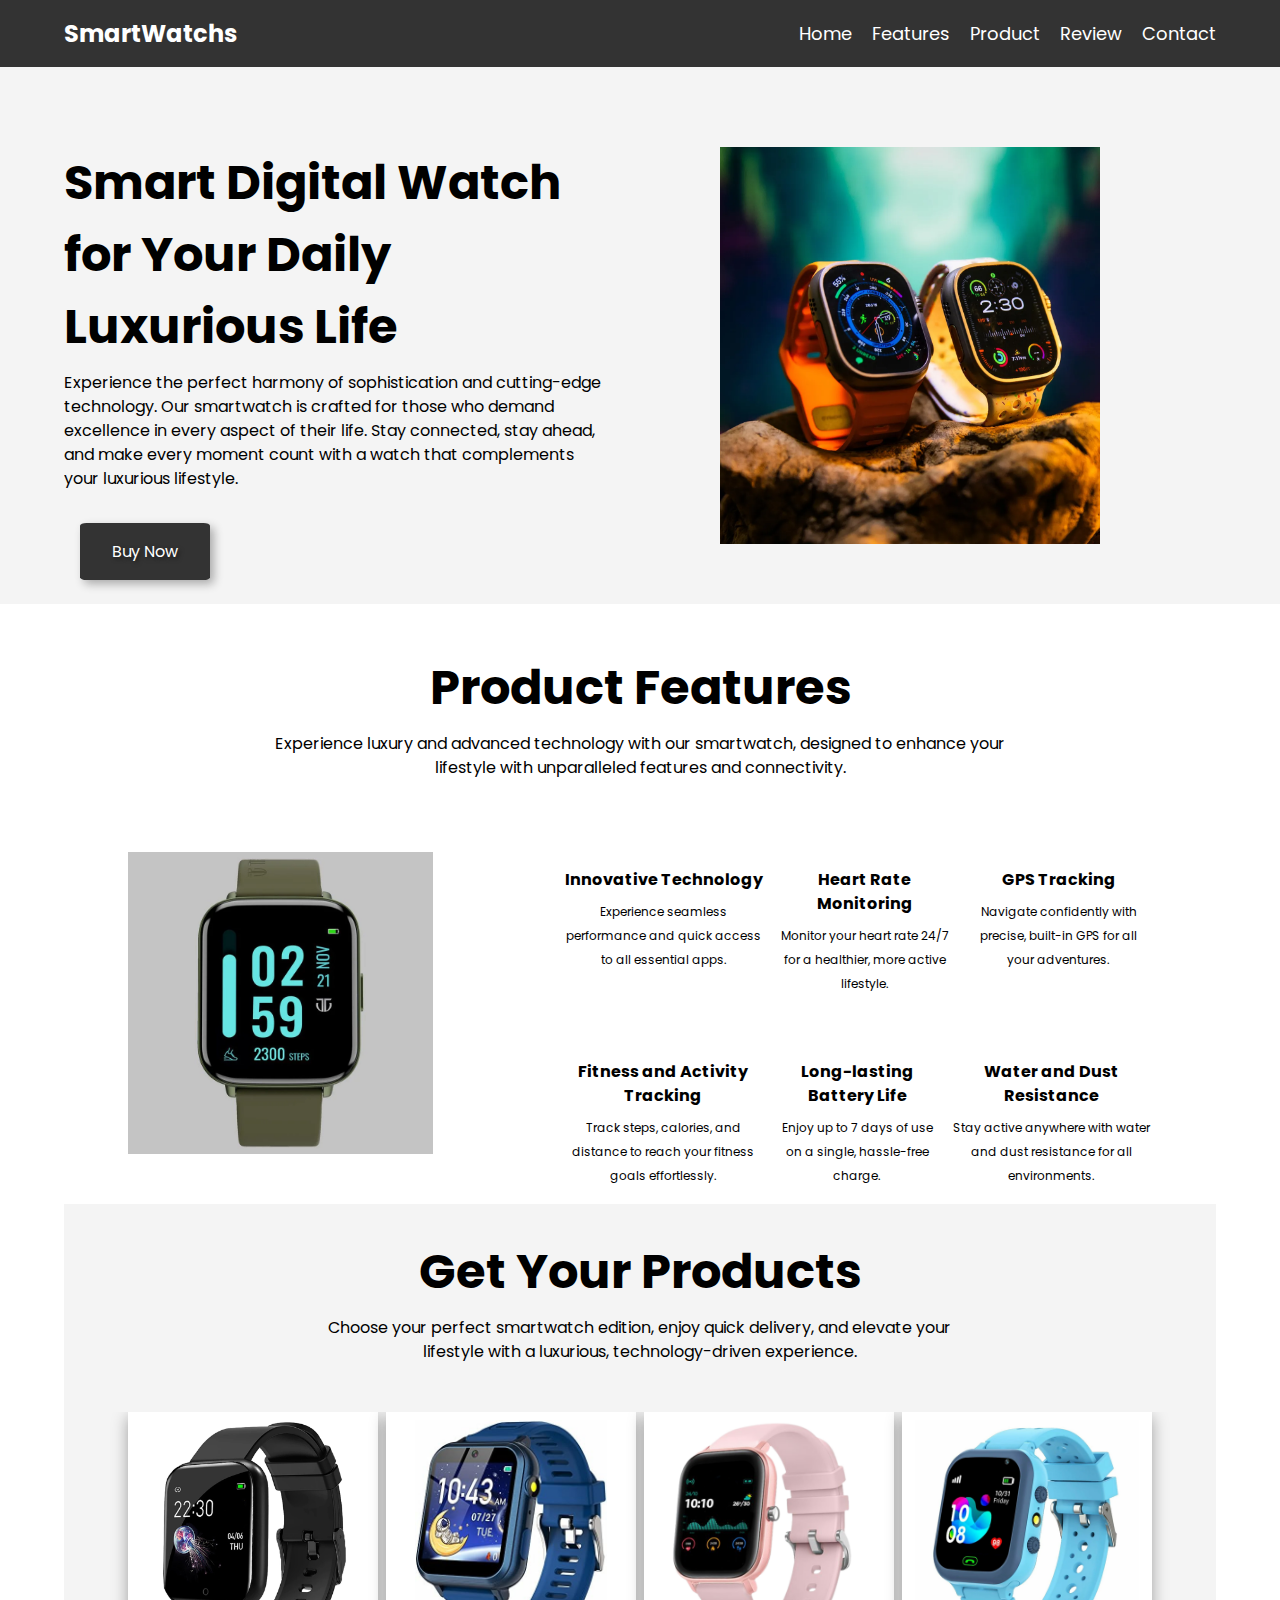
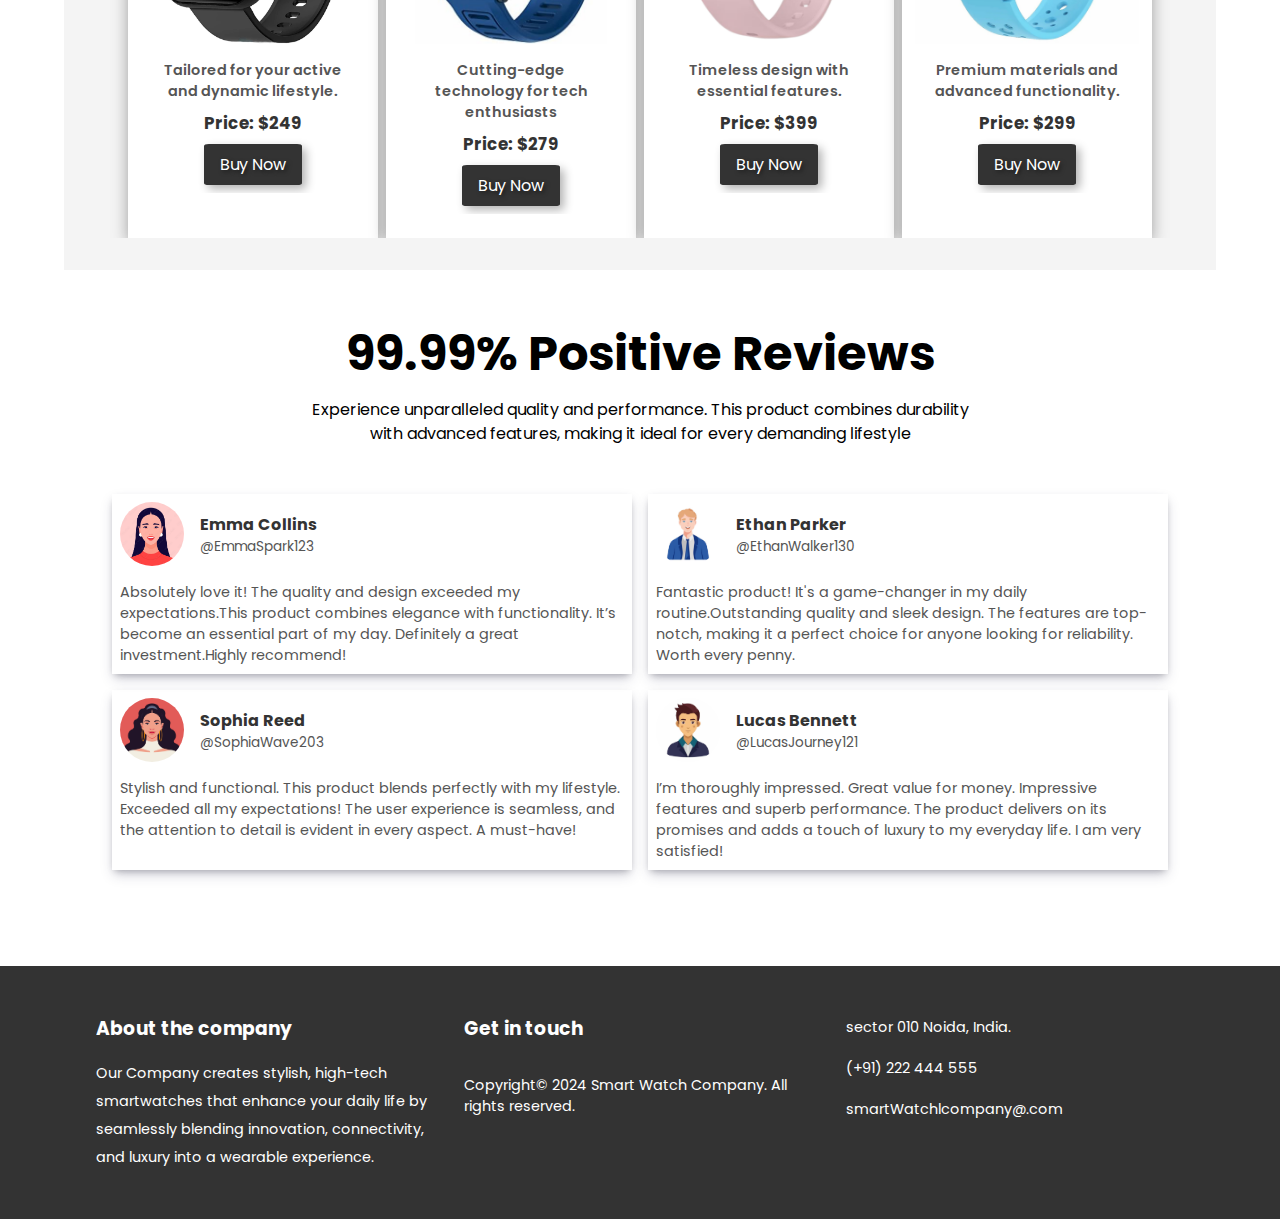
<file: task2-landing page/index.html>
<!DOCTYPE html>
<html lang="en">
<head>
    <meta charset="UTF-8">
    <meta name="viewport" content="width=device-width, initial-scale=1.0">
    <title>Smart Watch landing page</title>
    <link rel="stylesheet" href="style.css">  
    <link rel="stylesheet" href="https://cdnjs.cloudflare.com/ajax/libs/font-awesome/6.6.0/css/all.min.css" integrity="sha512-Kc323vGBEqzTmouAECnVceyQqyqdsSiqLQISBL29aUW4U/M7pSPA/gEUZQqv1cwx4OnYxTxve5UMg5GT6L4JJg==" crossorigin="anonymous" referrerpolicy="no-referrer" />
</head>
<body>
    <div class="main-container">

        <!-- nav section -->
    <nav class="nav-container">
        <h1>SmartWatchs</h1>
        <div class="navLinks">
            <ul>
                <li><a href="#home-container">Home</a></li>
                <li><a href="#features">Features</a></li>
                <li><a href="#product">Product</a></li>
                <li><a href="#review">Review</a></li>
                <li><a href="#contact">Contact</a></li>
            </ul>
        </div>
    </nav>

<!-- home section -->
    <div id="home-container">
        <div class="left-home">
            <h1>Smart Digital Watch for Your Daily Luxurious Life</h1>
            <p>Experience the perfect harmony of sophistication and cutting-edge technology. Our smartwatch is crafted for those who demand excellence in every aspect of their life. Stay connected, stay ahead, and make every moment count with a watch that complements your luxurious lifestyle.</p>
            <button class="home-btn">Buy Now</button>
        </div>
        <div class="right-home">
            <img src="images/homeWatch.jpg" alt="watch1">
        </div>
    </div>

  <!-- product features section -->
    <div id="features">
        <h1>Product Features</h1>
        <p class="feature-para">Experience luxury and advanced technology with our smartwatch, designed to enhance your lifestyle with unparalleled features and connectivity.</p>
        <div class="features-details">

            <div class="left-feature-container">
                <img src="images/featureWatch.jpg" alt="feature-Watch-Img">
            </div>

            <div class="right-feature-container">
                <div class="content1">
                    <div>
                        <i class="fas fa-microchip"></i>
                        <h2>Innovative Technology</h2>
                        <p>Experience seamless performance and quick access to all essential apps.</p>
                    </div>
                    <div>
                        <i class="fas fa-heartbeat"></i>
                        <h2>Heart Rate Monitoring</h2>
                        <p>Monitor your heart rate 24/7 for a healthier, more active lifestyle.
                        </p>
                    </div>
                    <div>
                        <i class="fas fa-map-marker-alt"></i>
                        <h2>GPS Tracking</h2>
                        <p>Navigate confidently with precise, built-in GPS for all your adventures.</p>
                    </div>
                </div>
                <div class="content2">
                    
                    <div>
                        <i class="fas fa-running"></i>
                        <h2>Fitness and Activity Tracking</h2>
                        <p>Track steps, calories, and distance to reach your fitness goals effortlessly.</p>
                    </div>
                    <div>
                        <i class="fas fa-battery-full"></i> 
                        <h2>Long-lasting Battery Life</h2>
                        <p>Enjoy up to 7 days of use on a single, hassle-free charge.</p>
                    </div>
                    <div>
                        <i class="fas fa-water"></i>
                        <h2>Water and Dust Resistance</h2>
                        <p>Stay active anywhere with water and dust resistance for all environments.</p>
                    </div>
                </div>
                
            </div>
        </div>
    </div>
    
  <!-- get product section -->
    <div id="product">
        <h1>Get Your Products</h1>
        <p class="get-product-para">Choose your perfect smartwatch edition, enjoy quick delivery, and elevate your lifestyle with a luxurious, technology-driven experience.</p>

        <div class="cards-container">

            <!-- card1 start -->
            <div class="product-card1">
               <a href="#" class="card-image-container">
                <img src="images/product1.jpg" alt="product1" class="card1_image"> 
               </a>
               <div class="card_info">
                <p class="card_description">Tailored for your active and dynamic lifestyle.</p>
                <p class="card_price">Price: $249</p>
                <button>Buy Now</button>
               </div> 
            </div>
            <!-- card1 end -->
            
            <!-- card2 start -->
            <div class="product-card1">
                <a href="#" class="card-image-container">
                 <img src="images/product2.jpg" alt="product2" class="card1_image"> 
                </a>
                <div class="card_info">
                 <p class="card_description">Cutting-edge technology for tech enthusiasts</p>
                 <p class="card_price">Price: $279</p>
                 <button>Buy Now</button>
                </div> 
             </div>
             <!-- card2 end -->

             <!-- card3 start -->
             <div class="product-card1">
                <a href="#" class="card-image-container">
                 <img src="images/product3.jpg" alt="product3" class="card1_image"> 
                </a>
                <div class="card_info">
                 <p class="card_description">Timeless design with essential features.</p>
                 <p class="card_price">Price: $399</p>
                 <button>Buy Now</button>
                </div> 
             </div>
              <!-- card3 end -->

              <!-- card4 start -->
              <div class="product-card1">
                <a href="#" class="card-image-container">
                 <img src="images/product4.jpg" alt="product4" class="card1_image"> 
                </a>
                <div class="card_info">
                 <p class="card_description">Premium materials and advanced functionality.</p>
                 <p class="card_price">Price: $299</p>
                 <button>Buy Now</button>
                </div> 
             </div>
              <!-- card4 end -->
            
        </div>
        
    </div>

<!-- review section -->
    <div id="review">
        <h1>99.99% Positive Reviews</h1>
        <p class="review-para">Experience unparalleled quality and performance. This product combines durability with advanced features, making it ideal for every demanding lifestyle</p>


        <div class="review-Box">

            <!-- review card 1 start -->
           <div class="review_card">
            <div class="box-top">
                <div class="profile">
                    <div class="profile-img">
                        <img src="images/avtar1.jpg" alt="avtar1" >
                    </div>
                    <div class="userName">
                        <strong>Emma Collins</strong>
                        <span>@EmmaSpark123</span>
                    </div>
                </div>
                <div class="ratings">
                    <div class="ratingIcons">
                        <i class="fa-solid fa-star"></i>
                        <i class="fa-solid fa-star"></i>
                        <i class="fa-solid fa-star"></i>
                        <i class="fa-solid fa-star"></i>
                        <i class="fa-regular fa-star"></i>
                    </div>
                    
                </div>
            </div>
            <div class="box-bottom">
                <p>Absolutely love it! The quality and design exceeded my expectations.This product combines elegance with functionality. It’s become an essential part of my day. Definitely a great investment.Highly recommend!</p>
            </div>

           </div> 
            <!-- review card1 end -->

            <!-- review card 2 start -->
           <div class="review_card">
            <div class="box-top">
                <div class="profile">
                    <div class="profile-img">
                        <img src="images/avtar2.jpg" alt="avtar2" >
                    </div>
                    <div class="userName">
                        <strong>Ethan Parker </strong>
                        <span>@EthanWalker130</span>
                    </div>
                </div>
                <div class="ratings">
                    <div class="ratingIcons">
                        <i class="fa-solid fa-star"></i>
                        <i class="fa-solid fa-star"></i>
                        <i class="fa-solid fa-star"></i>
                        <i class="fa-solid fa-star"></i>
                        <i class="fa-regular fa-star"></i>
                    </div>
                    
                </div>
            </div>
            <div class="box-bottom">
                <p>Fantastic product! It's a game-changer in my daily routine.Outstanding quality and sleek design. The features are top-notch, making it a perfect choice for anyone looking for reliability. Worth every penny.</p>
            </div>

           </div> 
            <!-- review card2 end -->

            <!-- review card 3 start -->
           <div class="review_card">
            <div class="box-top">
                <div class="profile">
                    <div class="profile-img">
                        <img src="images/avtar3.jpg" alt="avtar3" >
                    </div>
                    <div class="userName">
                        <strong>Sophia Reed </strong>
                        <span>@SophiaWave203</span>
                    </div>
                </div>
                <div class="ratings">
                    <div class="ratingIcons">
                        <i class="fa-solid fa-star"></i>
                        <i class="fa-solid fa-star"></i>
                        <i class="fa-solid fa-star"></i>
                        <i class="fa-solid fa-star"></i>
                        <i class="fa-solid fa-star"></i>
                    </div>
                    
                </div>
            </div>
            <div class="box-bottom">
                <p>Stylish and functional. This product blends perfectly with my lifestyle. Exceeded all my expectations! The user experience is seamless, and the attention to detail is evident in every aspect. A must-have!</p>
            </div>

           </div> 
            <!-- review card3 end -->

            <!-- review card 4 start -->
           <div class="review_card">
            <div class="box-top">
                <div class="profile">
                    <div class="profile-img">
                        <img src="images/avtar4.jpg" alt="avtar4" >
                    </div>
                    <div class="userName">
                        <strong>Lucas Bennett</strong>
                        <span>@LucasJourney121</span>
                    </div>
                </div>
                <div class="ratings">
                    <div class="ratingIcons">
                        <i class="fa-solid fa-star"></i>
                        <i class="fa-solid fa-star"></i>
                        <i class="fa-solid fa-star"></i>
                        <i class="fa-regular fa-star"></i>
                        <i class="fa-regular fa-star"></i>
                    </div>
                    
                </div>
            </div>
            <div class="box-bottom">
                <p>I’m thoroughly impressed. Great value for money. Impressive features and superb performance. The product delivers on its promises and adds a touch of luxury to my everyday life. I am very satisfied!</p>
            </div>

           </div> 
            <!-- review card4 end -->


        </div>
    </div>

    <!-- contact section/ footer section-->
     <footer id="contact">
    <div class="left_footer">
        <div class="company_info">
            <h3>About the company</h3>
            <p>Our Company creates stylish, high-tech smartwatches that enhance your daily life by seamlessly blending innovation, connectivity, and luxury into a wearable experience.</p>
        </div>   
    </div>

    <div class="mid_footer">
        <div class="contact-detail">
            <h3>Get in touch</h3>
            <div class="footer_icons">
            <a href="#"><i class="fa-brands fa-square-facebook"></i></a>
            <a href="#"><i class="fa-brands fa-square-twitter"></i></a>
            <a href="#"><i class="fa-brands fa-square-instagram"></i></a>
            <a href="#"><i class="fa-brands fa-linkedin"></i></a>
            </div>
                <p>Copyright&copy; 2024 Smart Watch Company. All rights reserved.</p>
        </div>  
    </div>

    <div class="right_footer">
        <div class="location">
        <p><i class="fa-sharp fa-solid fa-location-crosshairs"></i><span>sector 010 Noida, India.</span> </p>
        <p><i class="fa-solid fa-phone-volume"></i> <span>(+91) 222 444 555</span></p>
        <p><i class="fa-solid fa-envelope"></i><a href=""><span>smartWatchlcompany@.com</span></a></p>
        </div>
    </div>
</footer>

    </div>
</body>
</html>
</file>
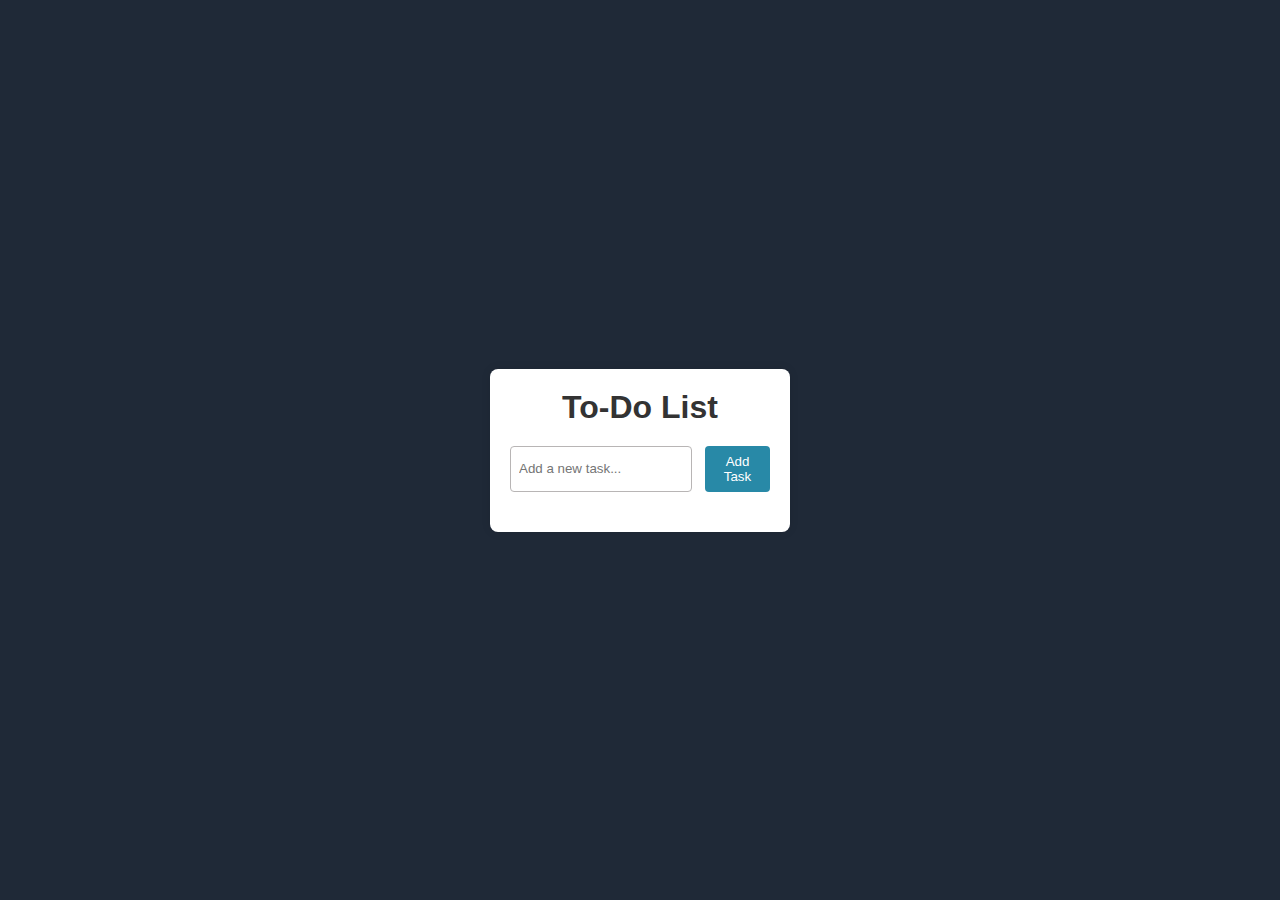
<file: task3-To do list/index.html>
<!DOCTYPE html>
<html lang="en">
<head>
    <meta charset="UTF-8">
    <meta name="viewport" content="width=device-width, initial-scale=1.0">
    <title>Document</title>
    <link rel="stylesheet" href="style.css">
</head>
<body>
    <div class="container">
        <h1>To-Do List</h1>
        <div class="input-container">
            <input type="text" id="taskInput" placeholder="Add a new task...">
            <button id="addTaskBtn">Add Task</button>
        </div>
        <ul id="taskList"></ul>
    </div>
    <script src="script.js"></script>
</body>
</html>
</file>
<file: task2-landing page/style.css>
@import url('https://fonts.googleapis.com/css2?family=Poppins:ital,wght@0,100;0,200;0,300;0,400;0,500;0,600;0,700;0,800;0,900;1,100;1,200;1,300;1,400;1,500;1,600;1,700;1,800;1,900&display=swap');

*{
    padding: 0;
    margin: 0;
    box-sizing: border-box;
    font-family: "Poppins", sans-serif;
    overflow-x: hidden;
}

.main-container {
    width: 100%;
}

.nav-container {
    display: flex;
    justify-content: space-between;
    align-items: center;
    padding: 1rem 4rem;
    background-color: #333;
}

.nav-container h1 {
    color: #fff;
    font-size: 1.5rem;
}

.navLinks ul {
    display: flex;
    list-style: none;
}

.navLinks ul li {
    margin-left: 1.25rem;
}

.navLinks ul li a {
    color: #fff;
    text-decoration: none;
    font-size: 1.125rem;
}

.navLinks ul li a:hover{
    transition: all 0.3s ease-in;
    background-color:rgb(238, 233, 233);
    color: #333;
    font-weight: 500;
    text-shadow: 2px 2px 4px rgba(0, 0, 0, 0.2);
}

/* Responsive Design */
@media (max-width: 768px) {
    .nav-container {
        flex-direction: column;
        align-items: flex-start;
    }

    .navLinks ul {
        flex-direction: column;
        width: 100%;
    }

    .navLinks ul li {
        margin: 0.625rem 0.25rem;
    }
}

#home-container{
    display: flex;
    margin: 0 auto;
    background-color: #f4f4f4;
}

.left-home{
    width: 50%;
    padding: 5rem 2rem 1rem 4rem;
    
}

.left-home h1{
    font-size: 3rem;
}

.left-home p{
    line-height: 1.5rem;
    padding-top: 0.5rem;
}

.home-btn{
    padding: 1rem 2rem;
    border-radius: 5%;
    border: none;
    margin-top: 2rem;
    margin-left: 1rem;
    font-size: 1rem;
    background-color: #333;
    color: #fff;
    text-shadow: 2px 2px 4px rgba(0, 0, 0, 0.5);
    box-shadow: 4px 4px 10px rgba(0, 0, 0, 0.3);
}

.home-btn:hover{
    background-color: #fff;
    color: #333;
    transform: scale(1.1);
    transition: all 0.3s ease-in;
    background-color: rgb(238, 233, 233);
    text-shadow: #333;
    text-shadow: 2px 2px 6px rgba(0, 0, 0, 0.7);
    box-shadow: 6px 6px 15px rgba(0, 0, 0, 0.5); 
}

.right-home{
    width: 50%;
    padding: 5rem 2rem 1rem 5rem;
}

.right-home img{
    width: 72%;
    height: 90%;
}

/* responsive design of home page */
@media (max-width: 834px) {
    #home-container{
        flex-direction: column;
        text-align: center;
        padding-right: 1.5rem;
    } 

    .left-home{
        width: 100%;
    }

    .left-home h1{
        font-size: 2.15rem;
    }

    .home-btn{
        margin-top: 2rem;
    }

    .right-home{
        width: 100%;
    }

    .right-home img{
        width: 100%;
    }
}

#features{
    margin: 0 auto;
    display: flex;
    flex-direction: column;
    justify-content: center;
    align-items: center;
}

#features h1{
    font-size: 3rem;
    padding-top: 3rem;
}

.feature-para{
    line-height: 1.5rem;
    padding-top: .50rem;
    width: 60%;
    text-align: center;
}

.features-details{
    display: flex;
    padding: 4.5rem 4rem 1rem 8rem;
}

.left-feature-container{
    width: 40%;
}

.left-feature-container img{
    width: 70%;
    height: 90%;
}

.right-feature-container{
    width: 60%;
    display: flex;
    flex-direction: column;
    gap: 3rem;
    line-height: 1.5rem;
    padding-right: 2rem;
}

.right-feature-container h2{
    font-size: 1rem;
    padding-top: 1rem;
}

.right-feature-container p{
    font-size: .75rem;
    padding-top: .5rem;
}

.right-feature-container i{
    font-size: 2rem;
}

.right-feature-container div{
    padding-right: 1rem;
}
.content1{
    display: flex;
    justify-content: center;
    text-align: center;
}

.content2{
    display: flex;
    justify-content: center;
    text-align: center;
}

/* responsive design of feature page */

@media (max-width: 834px){
    #features h1{
        text-align: center;
        font-size: 2.15rem;
    }

    .features-details{
        flex-direction: column;
    }

    .left-feature-container{
        width: 100%;
        margin-left: 1.5rem;
    }

    .right-feature-container{
        margin-top: 2rem;
        width: 100%;
    }
}

#product{
    width: 90vw;
    margin: 0 auto;
    display: flex;
    flex-direction: column;
    justify-content: center;
    align-items: center;
    padding: 2rem 2rem;
    background-color: #f4f4f4;
}

#product h1{
   font-size: 3rem;
}

.get-product-para{
    line-height: 1.5rem;
    padding-top: .50rem;
    width: 60%;
    text-align: center;
}

.cards-container{
    display: grid;
    grid-template-columns: repeat(4, 1fr);
    margin-top: 3rem;
    padding: 0 2rem;
    gap: 0.5rem;
}

.product-card1{
    display: flex;
    flex-direction: column;
    padding: .5rem;
    background-color: #fff;
    box-shadow: rgba(0, 0, 0, 0.35) 0px 5px 15px;
    transition: transform 0.3s ease;
}

.product-card1:hover{
    transform: translateY(-5px);
}

.product-card1:hover .card1_image{
    transform: scale(1.1);
    transition: all 0.3s ease-in;
} 

.card-image-container{
    position: relative;
    overflow: hidden;
    height: 14rem;
}

.card1_image{
    object-fit: contain;
    object-position: center;
    position: absolute;
    width: 100%;
    height: 100%;

}

.card_info{
    text-align: center;
    margin: 1rem 1.5rem;
}

.card_description{
    font-weight: 600;
    color: #555555;
    font-size: .90rem;
}

.card_price{
    font-weight: 700;
    padding-top: .5rem;
    color: #333333;
    font-size: 1.05rem;
}

button{
    margin-top: .5rem;
    margin-bottom: .5rem;
    padding: .5rem 1rem;
    border-radius: 5%;
    border: none;
    background-color: #333;
    color: #fff;
    text-shadow: 2px 2px 4px rgba(0, 0, 0, 0.5);
    box-shadow: 4px 4px 10px rgba(0, 0, 0, 0.3);
    font-size: 1rem;
}

button:hover{
    background-color: #fff;
    color: #333;
    transform: scale(1.05);
    transition: all 0.3s ease;
    text-shadow: #333;
    text-shadow: 2px 2px 6px rgba(0, 0, 0, 0.7);
    box-shadow: 6px 6px 15px rgba(0, 0, 0, 0.5); 
    background-color: rgb(238, 233, 233);
}
/* responsive design for product section */

@media (max-width: 1024px) {
    .cards-container {
        grid-template-columns: repeat(3, 1fr); 
    }
}


@media (max-width: 768px) {
    .cards-container {
        grid-template-columns: repeat(2, 1fr); 
    }

    #product h1{
        text-align: center;
        font-size: 2.15rem;
    }

    .get-product-para{
        width: 100%;
    }
}


@media (max-width: 480px) {
    .cards-container {
        grid-template-columns: 1fr; 
    }
}

#review{
    width: 90vw;
    margin: 3rem auto;
    display: flex;
    flex-direction: column;
    justify-content: center;
    align-items: center;
}

#review h1{
   font-size: 3rem;
   text-align: center;
}

.review-para{
    line-height: 1.5rem;
    padding-top: .50rem;
    width: 60%;
    text-align: center;
}

.review-Box{
    margin: 0 auto;
    display: grid;
    grid-template-columns: repeat(2, 1fr);
    grid-template-rows: repeat(2, 1fr);
    padding: 3rem 3rem;
    gap: 1rem;
}

.review_card{
    display: flex;
    flex-direction: column;
    box-shadow: rgba(50, 50, 93, 0.25) 0px 6px 12px -2px, rgba(0, 0, 0, 0.3) 0px 3px 7px -3px;
    transition: transform 0.3s ease;
}

.review_card:hover{
    transform: translateY(-10px);
}

.box-top{
    display: flex;
    justify-content: space-between;
    padding: .5rem;
}

.profile{
    display: flex;
}
 
.profile-img{
    width: 4rem;
    height: 4rem;
    border-radius: 50%;
    overflow: hidden;
    position: relative;   
}

.profile-img img{
    width: 100%;
    height: 100%;
    object-fit: cover;
    object-position: center;
    position: absolute;
}

.userName{
    display: flex;
    flex-direction: column;
    justify-content: center;
    text-align: left;
    margin-left: 1rem;
    color: #333333;
}

.userName span{
    font-weight: 400;
    font-size: .85rem;
    color: #555555;
}

.ratings i{
    font-size: 1.5rem;
    color: rgb(255, 200, 0);
}

.ratingIcons{
    margin: 1rem 0;
}

.box-bottom{
    padding: .5rem;
    text-align:left;
}

.box-bottom p{
    color: #555555;
    font-size: .90rem;
}

/* responsive design for review section */

@media (max-width: 1200px){
    .box-top{
        flex-direction: column;

    }
}

@media (max-width: 768px) {
    .review_card{
        width: 100%;   
    }
    .review-Box{
        grid-template-columns: 1fr;
    }
    #review h1{
        text-align: center;
        font-size: 2.15rem;
    }
    .review-para{
        width: 100%;
    }
}

#contact{
    display: grid;
    grid-template-columns: repeat(3, 1fr);
    background-color:#333;
    width: 100%;
    height: auto;
    color:white;
    padding: 3rem 6rem;
    gap: 1rem;
    justify-items: stretch;
}

.company_info p{
    padding-top: 1rem;
    font-size: .90rem;
    line-height: 1.75rem;
}

.contact-detail{
    display: flex;
    flex-direction: column; 
    gap: 1rem;
}

.contact-detail p{
    font-size: .90rem;
}

.footer_icons{
    display: flex;
    gap: 1.5rem;
    font-size: 1.75rem;
}

.footer_icons i{
    color: #fff;
}

.location{
    display:flex;
    flex-direction: column;
    gap: 1rem;
}

.location p a{
    text-decoration: none;
}

.location span{
    padding-left: 0.85rem;
    color: #fff;
    font-size: 0.90rem;
}

/* responsive design for footer section */

@media (max-width: 768px) {
    #contact {
        grid-template-columns: 1fr;
        padding: 2rem;
    }
    
    .footer_icons {
        justify-content: center;
    }

    .location p {
        text-align: center;
    }

    .contact-detail p, p, h3{
        text-align: center;
    }
}

@media (max-width: 480px) {
    #contact {
        padding: 1.5rem;
        gap: 2rem;
    }
    
    .company_info p, .contact p, .location span {
        font-size: 0.80rem;
    }
    
    .footer_icons {
        font-size: 1.5rem;
    }
}
</file>
<file: task3-To do list/style.css>
* {
    margin: 0;
    padding: 0;
    box-sizing: border-box;
}

body {
    font-family: Arial, sans-serif;
    background-color: #1f2937;
    display: flex;
    justify-content: center;
    align-items: center;
    height: 100vh;
}

.container {
    background-color: white;
    padding: 20px;
    border-radius: 8px;
    box-shadow: 0 0 10px rgba(0, 0, 0, 0.1);
    width: 300px;
}

h1 {
    text-align: center;
    color: #333;
    margin-bottom: 20px;
}

.input-container {
    display: flex;
    justify-content: space-between;
    margin-bottom: 20px;
}

#taskInput {
    width: 70%;
    padding: 8px;
    border: 1px solid #b8b5b5;
    border-radius: 4px;
}

#addTaskBtn {
    width: 25%;
    background-color: #2889a7;
    color: white;
    border: none;
    padding: 8px;
    border-radius: 4px;
    cursor: pointer;
}

#addTaskBtn:hover {
    background-color: #1a5f74;
    transition: background-color 0.3s ease;
}

ul {
    list-style: none;
    padding: 0;
    margin-top: 20px;
}

li {
    background-color: #efeaea;
    padding: 10px;
    margin-bottom: 10px;
    border-radius: 4px;
    display: flex;
    justify-content: space-between;
    align-items: center;
}

.deleteBtn {
    background-color: #dc3545;
    color: white;
    border: none;
    padding: 4px 8px;
    border-radius: 4px;
    cursor: pointer;
}

.deleteBtn:hover {
    background-color: #b41726;
}
</file>
